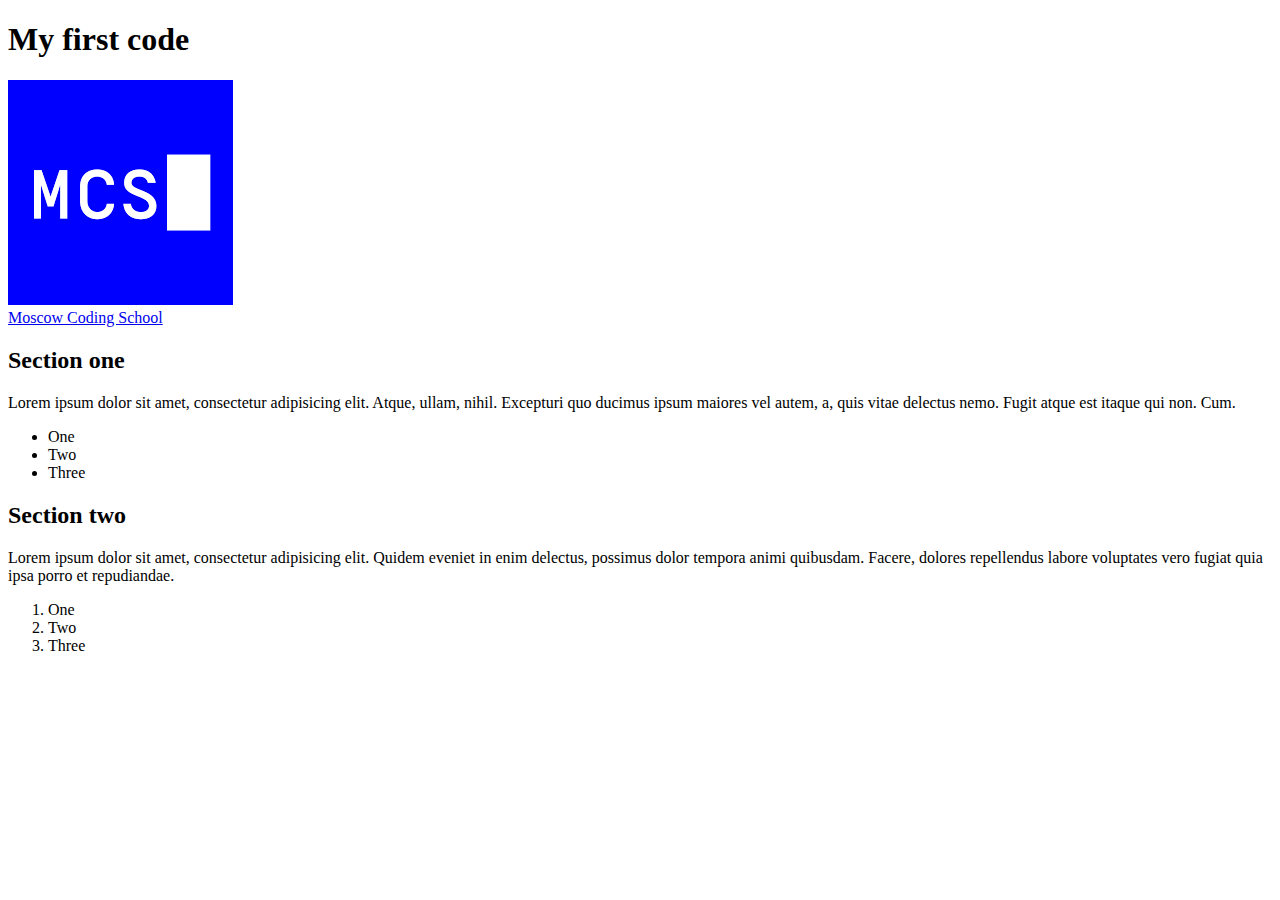
<file: 01_functional_tags/index.html>
<!DOCTYPE html>
<html lang="en">
<head>
		<title>Functional tags</title>
		<meta charset="utf-8">
		<meta description="Boilerplate code">
		<meta keywords="boilerplate, test">
</head>
<body>
	<div>
		<header>
			<h1>My first code</h1>
			<div>
				<img src="img/logo.png" alt="logo">
			</div>
			<nav>
				<a href="http://moscoding.ru" target="_blank">Moscow Coding School</a>
			</nav>
		</header>
		<main>
			<section>
				<h2>Section one</h2>
				<p>Lorem ipsum dolor sit amet, consectetur adipisicing elit. Atque, ullam, nihil. Excepturi quo ducimus ipsum maiores vel autem, a, quis vitae delectus nemo. Fugit atque est itaque qui non. Cum.</p>
				<ul>
					<li>One</li>
					<li>Two</li>
					<li>Three</li>
				</ul>
			</section>
			<section>
				<h2>Section two</h2>
				<p>Lorem ipsum dolor sit amet, consectetur adipisicing elit. Quidem eveniet in enim delectus, possimus dolor tempora animi quibusdam. Facere, dolores repellendus labore voluptates vero fugiat quia ipsa porro et repudiandae.</p>
				<ol>
					<li>One</li>
					<li>Two</li>
					<li>Three</li>
				</ol>
			</section>
		</main>
		<footer>
			<div></div>
		</footer>
	</div>

	
</body>
</html>
</file>
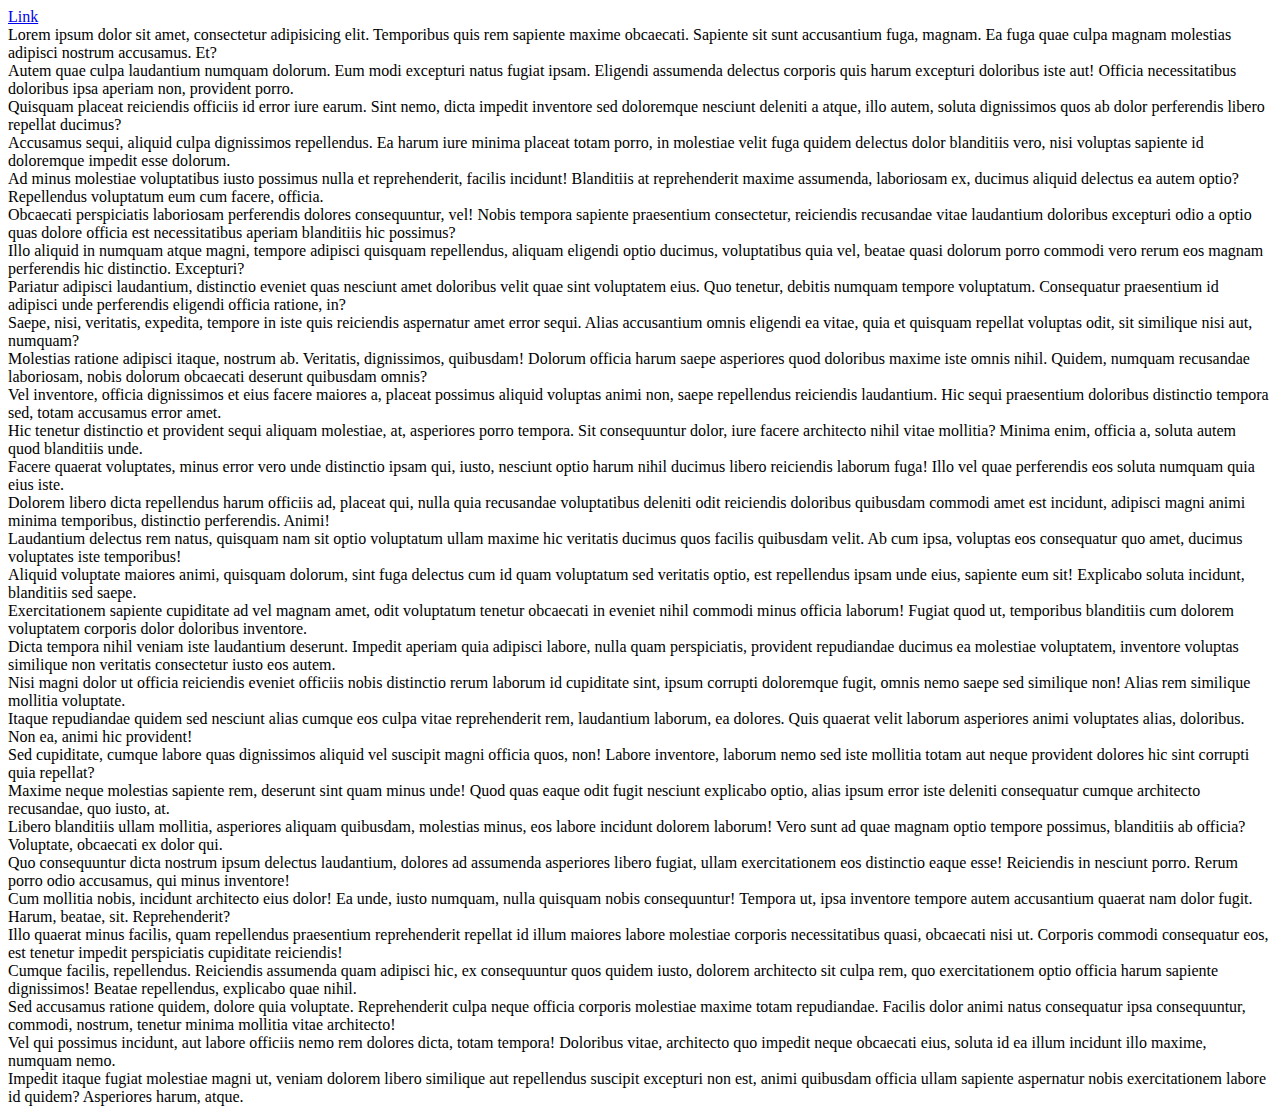
<file: 02_classes_ids/index.html>
<!DOCTYPE html>
<html lang="en">
<head>
		<title>Boilerplate</title>
		<meta charset="utf-8">
		<meta description="Boilerplate code">
		<meta keywords="boilerplate, test">
</head>
<body>
	<div>
		<a href="#linked">Link</a>
		<div class="red">Lorem ipsum dolor sit amet, consectetur adipisicing elit. Temporibus quis rem sapiente maxime obcaecati. Sapiente sit sunt accusantium fuga, magnam. Ea fuga quae culpa magnam molestias adipisci nostrum accusamus. Et?</div>
		<div>Autem quae culpa laudantium numquam dolorum. Eum modi excepturi natus fugiat ipsam. Eligendi assumenda delectus corporis quis harum excepturi doloribus iste aut! Officia necessitatibus doloribus ipsa aperiam non, provident porro.</div>
		<div class="red">Quisquam placeat reiciendis officiis id error iure earum. Sint nemo, dicta impedit inventore sed doloremque nesciunt deleniti a atque, illo autem, soluta dignissimos quos ab dolor perferendis libero repellat ducimus?</div>
		<div>Accusamus sequi, aliquid culpa dignissimos repellendus. Ea harum iure minima placeat totam porro, in molestiae velit fuga quidem delectus dolor blanditiis vero, nisi voluptas sapiente id doloremque impedit esse dolorum.</div>
		<div class="red">Ad minus molestiae voluptatibus iusto possimus nulla et reprehenderit, facilis incidunt! Blanditiis at reprehenderit maxime assumenda, laboriosam ex, ducimus aliquid delectus ea autem optio? Repellendus voluptatum eum cum facere, officia.</div>
		<div>Obcaecati perspiciatis laboriosam perferendis dolores consequuntur, vel! Nobis tempora sapiente praesentium consectetur, reiciendis recusandae vitae laudantium doloribus excepturi odio a optio quas dolore officia est necessitatibus aperiam blanditiis hic possimus?</div>
		<div class="red">Illo aliquid in numquam atque magni, tempore adipisci quisquam repellendus, aliquam eligendi optio ducimus, voluptatibus quia vel, beatae quasi dolorum porro commodi vero rerum eos magnam perferendis hic distinctio. Excepturi?</div>
		<div>Pariatur adipisci laudantium, distinctio eveniet quas nesciunt amet doloribus velit quae sint voluptatem eius. Quo tenetur, debitis numquam tempore voluptatum. Consequatur praesentium id adipisci unde perferendis eligendi officia ratione, in?</div>
		<div>Saepe, nisi, veritatis, expedita, tempore in iste quis reiciendis aspernatur amet error sequi. Alias accusantium omnis eligendi ea vitae, quia et quisquam repellat voluptas odit, sit similique nisi aut, numquam?</div>
		<div>Molestias ratione adipisci itaque, nostrum ab. Veritatis, dignissimos, quibusdam! Dolorum officia harum saepe asperiores quod doloribus maxime iste omnis nihil. Quidem, numquam recusandae laboriosam, nobis dolorum obcaecati deserunt quibusdam omnis?</div>
		<div>Vel inventore, officia dignissimos et eius facere maiores a, placeat possimus aliquid voluptas animi non, saepe repellendus reiciendis laudantium. Hic sequi praesentium doloribus distinctio tempora sed, totam accusamus error amet.</div>
		<div>Hic tenetur distinctio et provident sequi aliquam molestiae, at, asperiores porro tempora. Sit consequuntur dolor, iure facere architecto nihil vitae mollitia? Minima enim, officia a, soluta autem quod blanditiis unde.</div>
		<div>Facere quaerat voluptates, minus error vero unde distinctio ipsam qui, iusto, nesciunt optio harum nihil ducimus libero reiciendis laborum fuga! Illo vel quae perferendis eos soluta numquam quia eius iste.</div>
		<div>Dolorem libero dicta repellendus harum officiis ad, placeat qui, nulla quia recusandae voluptatibus deleniti odit reiciendis doloribus quibusdam commodi amet est incidunt, adipisci magni animi minima temporibus, distinctio perferendis. Animi!</div>
		<div>Laudantium delectus rem natus, quisquam nam sit optio voluptatum ullam maxime hic veritatis ducimus quos facilis quibusdam velit. Ab cum ipsa, voluptas eos consequatur quo amet, ducimus voluptates iste temporibus!</div>
		<div>Aliquid voluptate maiores animi, quisquam dolorum, sint fuga delectus cum id quam voluptatum sed veritatis optio, est repellendus ipsam unde eius, sapiente eum sit! Explicabo soluta incidunt, blanditiis sed saepe.</div>
		<div>Exercitationem sapiente cupiditate ad vel magnam amet, odit voluptatum tenetur obcaecati in eveniet nihil commodi minus officia laborum! Fugiat quod ut, temporibus blanditiis cum dolorem voluptatem corporis dolor doloribus inventore.</div>
		<div>Dicta tempora nihil veniam iste laudantium deserunt. Impedit aperiam quia adipisci labore, nulla quam perspiciatis, provident repudiandae ducimus ea molestiae voluptatem, inventore voluptas similique non veritatis consectetur iusto eos autem.</div>
		<div>Nisi magni dolor ut officia reiciendis eveniet officiis nobis distinctio rerum laborum id cupiditate sint, ipsum corrupti doloremque fugit, omnis nemo saepe sed similique non! Alias rem similique mollitia voluptate.</div>
		<div>Itaque repudiandae quidem sed nesciunt alias cumque eos culpa vitae reprehenderit rem, laudantium laborum, ea dolores. Quis quaerat velit laborum asperiores animi voluptates alias, doloribus. Non ea, animi hic provident!</div>
		<div>Sed cupiditate, cumque labore quas dignissimos aliquid vel suscipit magni officia quos, non! Labore inventore, laborum nemo sed iste mollitia totam aut neque provident dolores hic sint corrupti quia repellat?</div>
		<div>Maxime neque molestias sapiente rem, deserunt sint quam minus unde! Quod quas eaque odit fugit nesciunt explicabo optio, alias ipsum error iste deleniti consequatur cumque architecto recusandae, quo iusto, at.</div>
		<div>Libero blanditiis ullam mollitia, asperiores aliquam quibusdam, molestias minus, eos labore incidunt dolorem laborum! Vero sunt ad quae magnam optio tempore possimus, blanditiis ab officia? Voluptate, obcaecati ex dolor qui.</div>
		<div>Quo consequuntur dicta nostrum ipsum delectus laudantium, dolores ad assumenda asperiores libero fugiat, ullam exercitationem eos distinctio eaque esse! Reiciendis in nesciunt porro. Rerum porro odio accusamus, qui minus inventore!</div>
		<div>Cum mollitia nobis, incidunt architecto eius dolor! Ea unde, iusto numquam, nulla quisquam nobis consequuntur! Tempora ut, ipsa inventore tempore autem accusantium quaerat nam dolor fugit. Harum, beatae, sit. Reprehenderit?</div>
		<div id="linked">Illo quaerat minus facilis, quam repellendus praesentium reprehenderit repellat id illum maiores labore molestiae corporis necessitatibus quasi, obcaecati nisi ut. Corporis commodi consequatur eos, est tenetur impedit perspiciatis cupiditate reiciendis!</div>
		<div>Cumque facilis, repellendus. Reiciendis assumenda quam adipisci hic, ex consequuntur quos quidem iusto, dolorem architecto sit culpa rem, quo exercitationem optio officia harum sapiente dignissimos! Beatae repellendus, explicabo quae nihil.</div>
		<div>Sed accusamus ratione quidem, dolore quia voluptate. Reprehenderit culpa neque officia corporis molestiae maxime totam repudiandae. Facilis dolor animi natus consequatur ipsa consequuntur, commodi, nostrum, tenetur minima mollitia vitae architecto!</div>
		<div>Vel qui possimus incidunt, aut labore officiis nemo rem dolores dicta, totam tempora! Doloribus vitae, architecto quo impedit neque obcaecati eius, soluta id ea illum incidunt illo maxime, numquam nemo.</div>
		<div>Impedit itaque fugiat molestiae magni ut, veniam dolorem libero similique aut repellendus suscipit excepturi non est, animi quibusdam officia ullam sapiente aspernatur nobis exercitationem labore id quidem? Asperiores harum, atque.</div>

	</div>

	
</body>
</html>
</file>
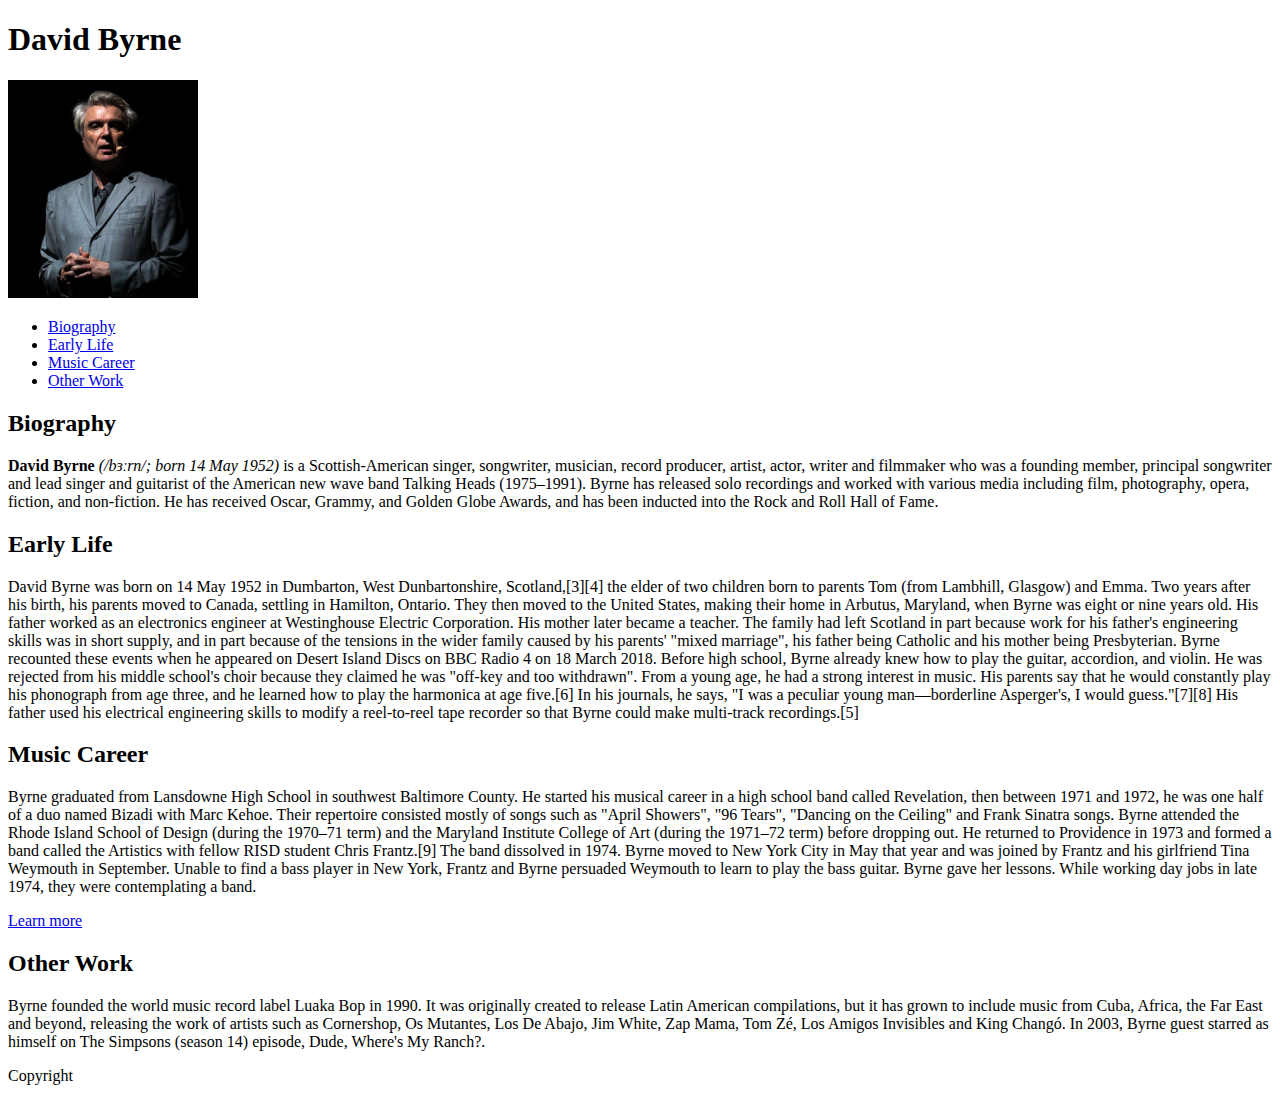
<file: _01_test/index.html>
<!DOCTYPE html>
<html lang="en">
<head>
		<title>David Byrne</title>
		<meta charset="utf-8">
		<meta description="David Byrne profile">
		<meta keywords="David, Byrne, profile">
</head>
<body>
	<div class="page">
		<header class="header">
			<div class="header-container">
				<h1>David Byrne</h1>
			</div>
		</header>
		<main class="content">
			<div class="content-container">
			<section class="image">
				<div class="image-container">
					<img src="img/byrne.jpg" alt="David Byrne" width="15%">
				</div>
			</section>
			<nav class="menu">
				<ul class="menu-container">
					<li><a href="#bio">Biography</a></li>
					<li><a href="#earlylife">Early Life</a></li>
					<li><a href="#music">Music Career</a></li>
					<li><a href="#other">Other Work</a></li>
				</ul>
			</nav>
			<section class="biography" id="bio">
				<section class="content-container">
					<h2 class="section-header">Biography</h2>
					<p class="section-text"><b>David Byrne</b> <i>(/bɜːrn/; born 14 May 1952)</i> is a Scottish-American singer, songwriter, musician, record producer, artist, actor, writer and filmmaker who was a founding member, principal songwriter and lead singer and guitarist of the American new wave band Talking Heads (1975–1991). Byrne has released solo recordings and worked with various media including film, photography, opera, fiction, and non-fiction. He has received Oscar, Grammy, and Golden Globe Awards, and has been inducted into the Rock and Roll Hall of Fame.</p>
				</section>
			</section>
			<section class="early-life" id="earlylife">
				<section class="content-container">
					<h2 class="section-header">Early Life</h2>
					<p class="section-text">David Byrne was born on 14 May 1952 in Dumbarton, West Dunbartonshire, Scotland,[3][4] the elder of two children born to parents Tom (from Lambhill, Glasgow) and Emma. Two years after his birth, his parents moved to Canada, settling in Hamilton, Ontario. They then moved to the United States, making their home in Arbutus, Maryland, when Byrne was eight or nine years old. His father worked as an electronics engineer at Westinghouse Electric Corporation. His mother later became a teacher. The family had left Scotland in part because work for his father's engineering skills was in short supply, and in part because of the tensions in the wider family caused by his parents' "mixed marriage", his father being Catholic and his mother being Presbyterian. Byrne recounted these events when he appeared on Desert Island Discs on BBC Radio 4 on 18 March 2018. Before high school, Byrne already knew how to play the guitar, accordion, and violin. He was rejected from his middle school's choir because they claimed he was "off-key and too withdrawn". From a young age, he had a strong interest in music. His parents say that he would constantly play his phonograph from age three, and he learned how to play the harmonica at age five.[6] In his journals, he says, "I was a peculiar young man—borderline Asperger's, I would guess."[7][8] His father used his electrical engineering skills to modify a reel-to-reel tape recorder so that Byrne could make multi-track recordings.[5]</p>
				</section>
			</section>
			<section class="music-career" id="music">
				<section class="content-container">
					<h2 class="section-header">Music Career</h2>
					<p class="section-text">Byrne graduated from Lansdowne High School in southwest Baltimore County. He started his musical career in a high school band called Revelation, then between 1971 and 1972, he was one half of a duo named Bizadi with Marc Kehoe. Their repertoire consisted mostly of songs such as "April Showers", "96 Tears", "Dancing on the Ceiling" and Frank Sinatra songs. Byrne attended the Rhode Island School of Design (during the 1970–71 term) and the Maryland Institute College of Art (during the 1971–72 term) before dropping out. He returned to Providence in 1973 and formed a band called the Artistics with fellow RISD student Chris Frantz.[9] The band dissolved in 1974. Byrne moved to New York City in May that year and was joined by Frantz and his girlfriend Tina Weymouth in September. Unable to find a bass player in New York, Frantz and Byrne persuaded Weymouth to learn to play the bass guitar. Byrne gave her lessons. While working day jobs in late 1974, they were contemplating a band.</p>
					<a href="https://en.wikipedia.org/wiki/David_Byrne" target="_blank">Learn more</a>
				</section>
			</section>
			<section class="other-work" id="other">
				<section class="content-container">
					<h2 class="section-header">Other Work</h2>
					<p class="section-text">Byrne founded the world music record label Luaka Bop in 1990. It was originally created to release Latin American compilations, but it has grown to include music from Cuba, Africa, the Far East and beyond, releasing the work of artists such as Cornershop, Os Mutantes, Los De Abajo, Jim White, Zap Mama, Tom Zé, Los Amigos Invisibles and King Changó. In 2003, Byrne guest starred as himself on The Simpsons (season 14) episode, Dude, Where's My Ranch?.</p>
				</section>
			</section>
			</div>
		</main>
		<footer class="footer">
			<div class="footer-container">
				<p class="copyright">Copyright</p>
			</div>
		</footer>

	</div>	
</body>
</html>
</file>
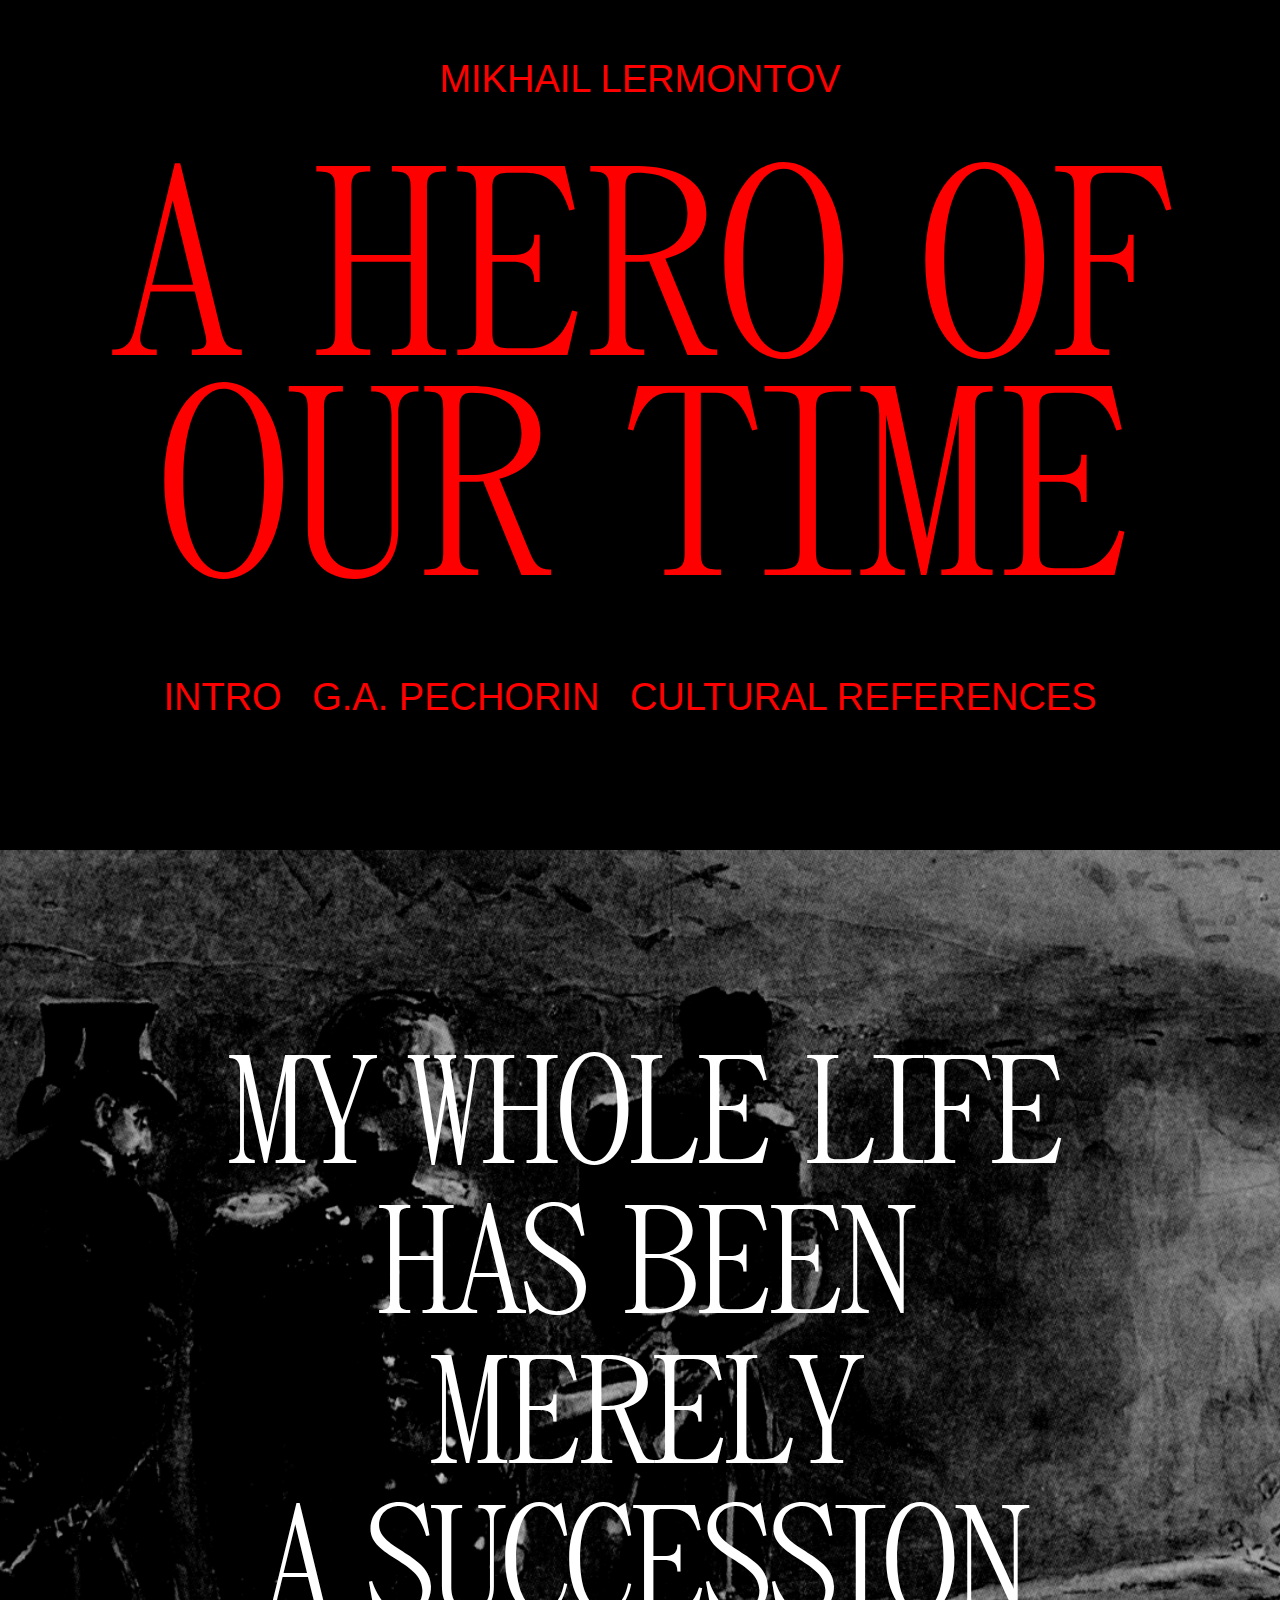
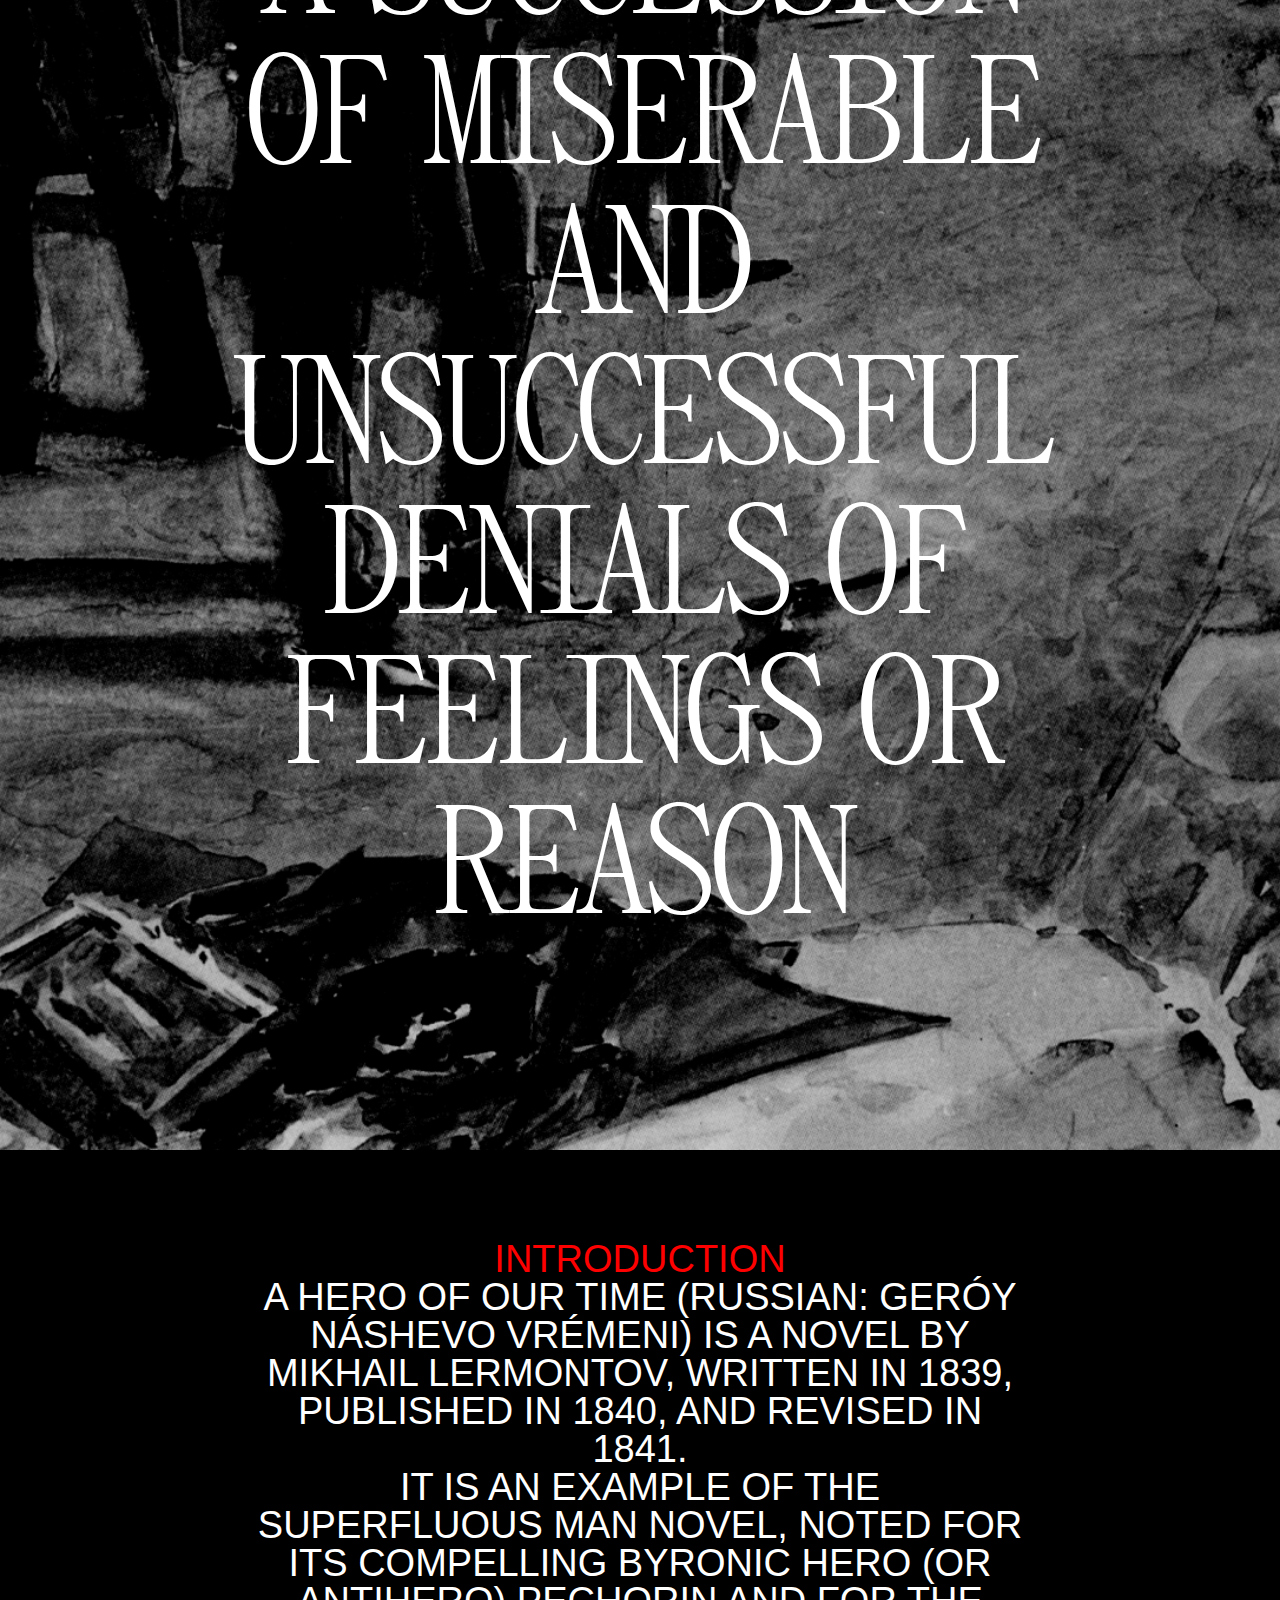
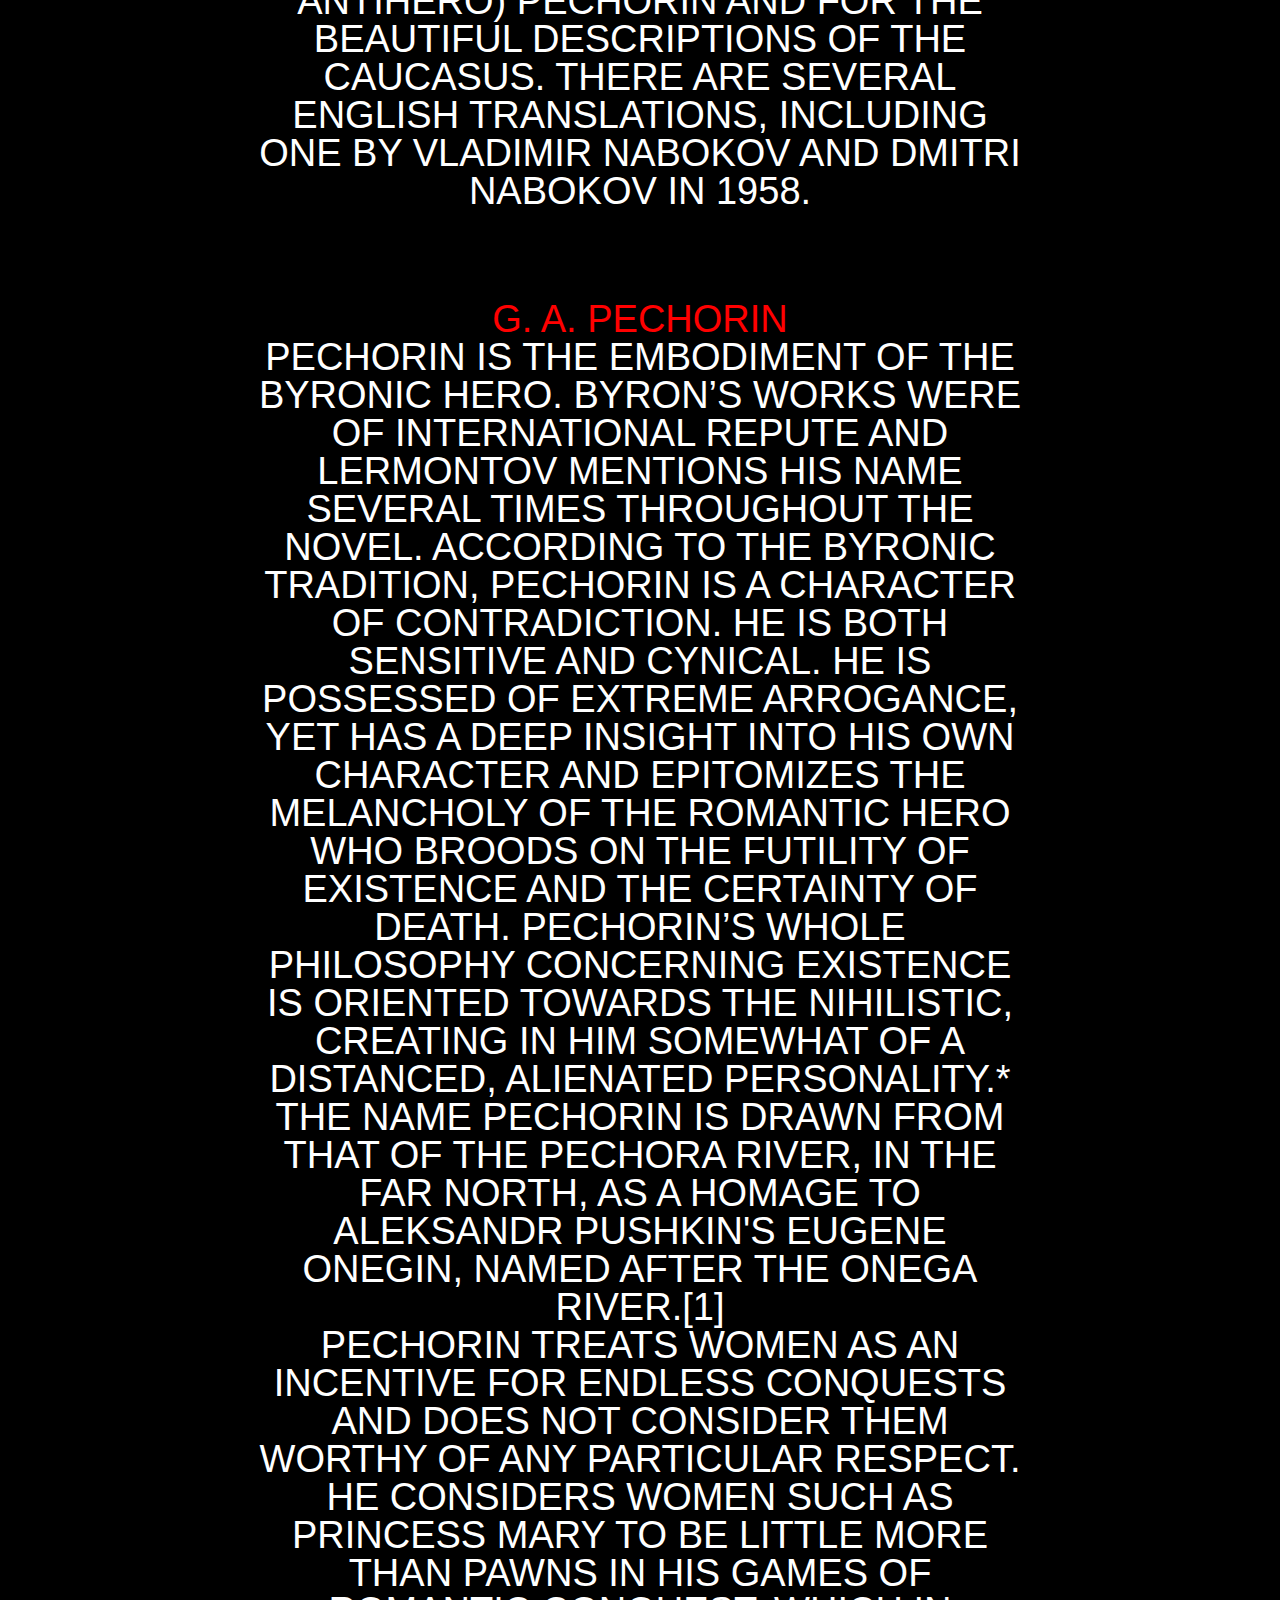
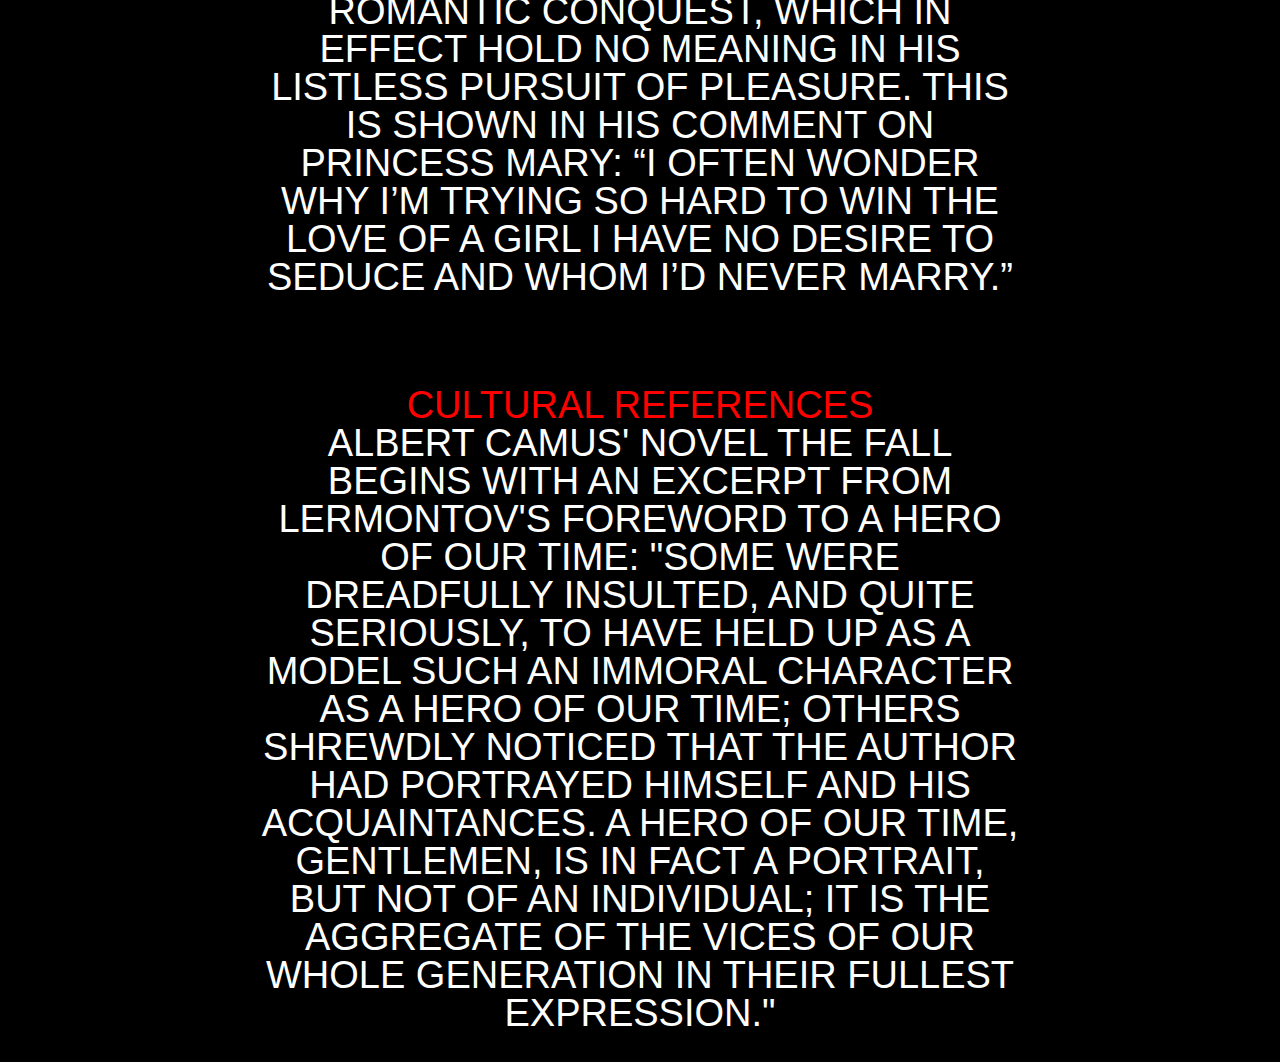
<file: _02_test/index.html>
<!DOCTYPE html>
<html lang="en">
<head>
		<title>A Hero of Our Time</title>
		<meta charset="utf-8">
		<meta description="Boilerplate code">
		<meta keywords="boilerplate, test">
		<link rel="stylesheet" href="css/style.css">
</head>
<body>
	<div>
		<header class="header">
			<div class="heading-block">
				<p class="tagline">Mikhail Lermontov</p>
				<h1 class="heading">A Hero of Our Time</h1>
			</div>
			<nav class="header">
				<ul class="menu">
					<li><a href="#intro">Intro</a></li>
					<li><a href="#pechorin">G.A. Pechorin</a></li>
					<li><a href="#cultural">Cultural References</a></li>
				</ul>
			</nav>
		</header>
		<main>
			<section class="quote">
				<div class="quote-image">
					<p class="quote-text">My whole life <br>has been merely <br>a succession of miserable <br>and unsuccessful denials of feelings or reason</p>
				</div>
			</section>
			<section class="paragraph-block"	id="intro">
				<h2 class="heading2">Introduction</h1>
				<p class="paragraph">A Hero of Our Time (Russian: Geróy náshevo vrémeni) is a novel by Mikhail Lermontov, written in 1839, published in 1840, and revised in 1841.<br>
				It is an example of the superfluous man novel, noted for its compelling Byronic hero (or antihero) Pechorin and for the beautiful descriptions of the Caucasus. There are several English translations, including one by Vladimir Nabokov and Dmitri Nabokov in 1958.</p>
			</section>
			<section class="paragraph-block" id="pechorin">
				<h2 class="heading2">G. A. Pechorin</h1>
				<p class="paragraph">Pechorin is the embodiment of the Byronic hero. Byron’s works were of international repute and Lermontov mentions his name several times throughout the novel. According to the Byronic tradition, Pechorin is a character of contradiction. He is both sensitive and cynical. He is possessed of extreme arrogance, yet has a deep insight into his own character and epitomizes the melancholy of the romantic hero who broods on the futility of existence and the certainty of death. Pechorin’s whole philosophy concerning existence is oriented towards the nihilistic, creating in him somewhat of a distanced, alienated personality.* The name Pechorin is drawn from that of the Pechora River, in the far north, as a homage to Aleksandr Pushkin's Eugene Onegin, named after the Onega River.[1]
				<br>
				Pechorin treats women as an incentive for endless conquests and does not consider them worthy of any particular respect. He considers women such as Princess Mary to be little more than pawns in his games of romantic conquest, which in effect hold no meaning in his listless pursuit of pleasure. This is shown in his comment on Princess Mary: “I often wonder why I’m trying so hard to win the love of a girl I have no desire to seduce and whom I’d never marry.”</p>
			</section>
			<section class="paragraph-block" id="cultural">
				<h2 class="heading2">Cultural References</h1>
				<p class="paragraph">Albert Camus' novel The Fall begins with an excerpt from Lermontov's foreword to A Hero of Our Time: "Some were dreadfully insulted, and quite seriously, to have held up as a model such an immoral character as A Hero of Our Time; others shrewdly noticed that the author had portrayed himself and his acquaintances. A Hero of Our Time, gentlemen, is in fact a portrait, but not of an individual; it is the aggregate of the vices of our whole generation in their fullest expression."
				</p>
			</section>
		</main>
		<footer>
			<div></div>
		</footer>
	</div>
</body>
</html>
</file>
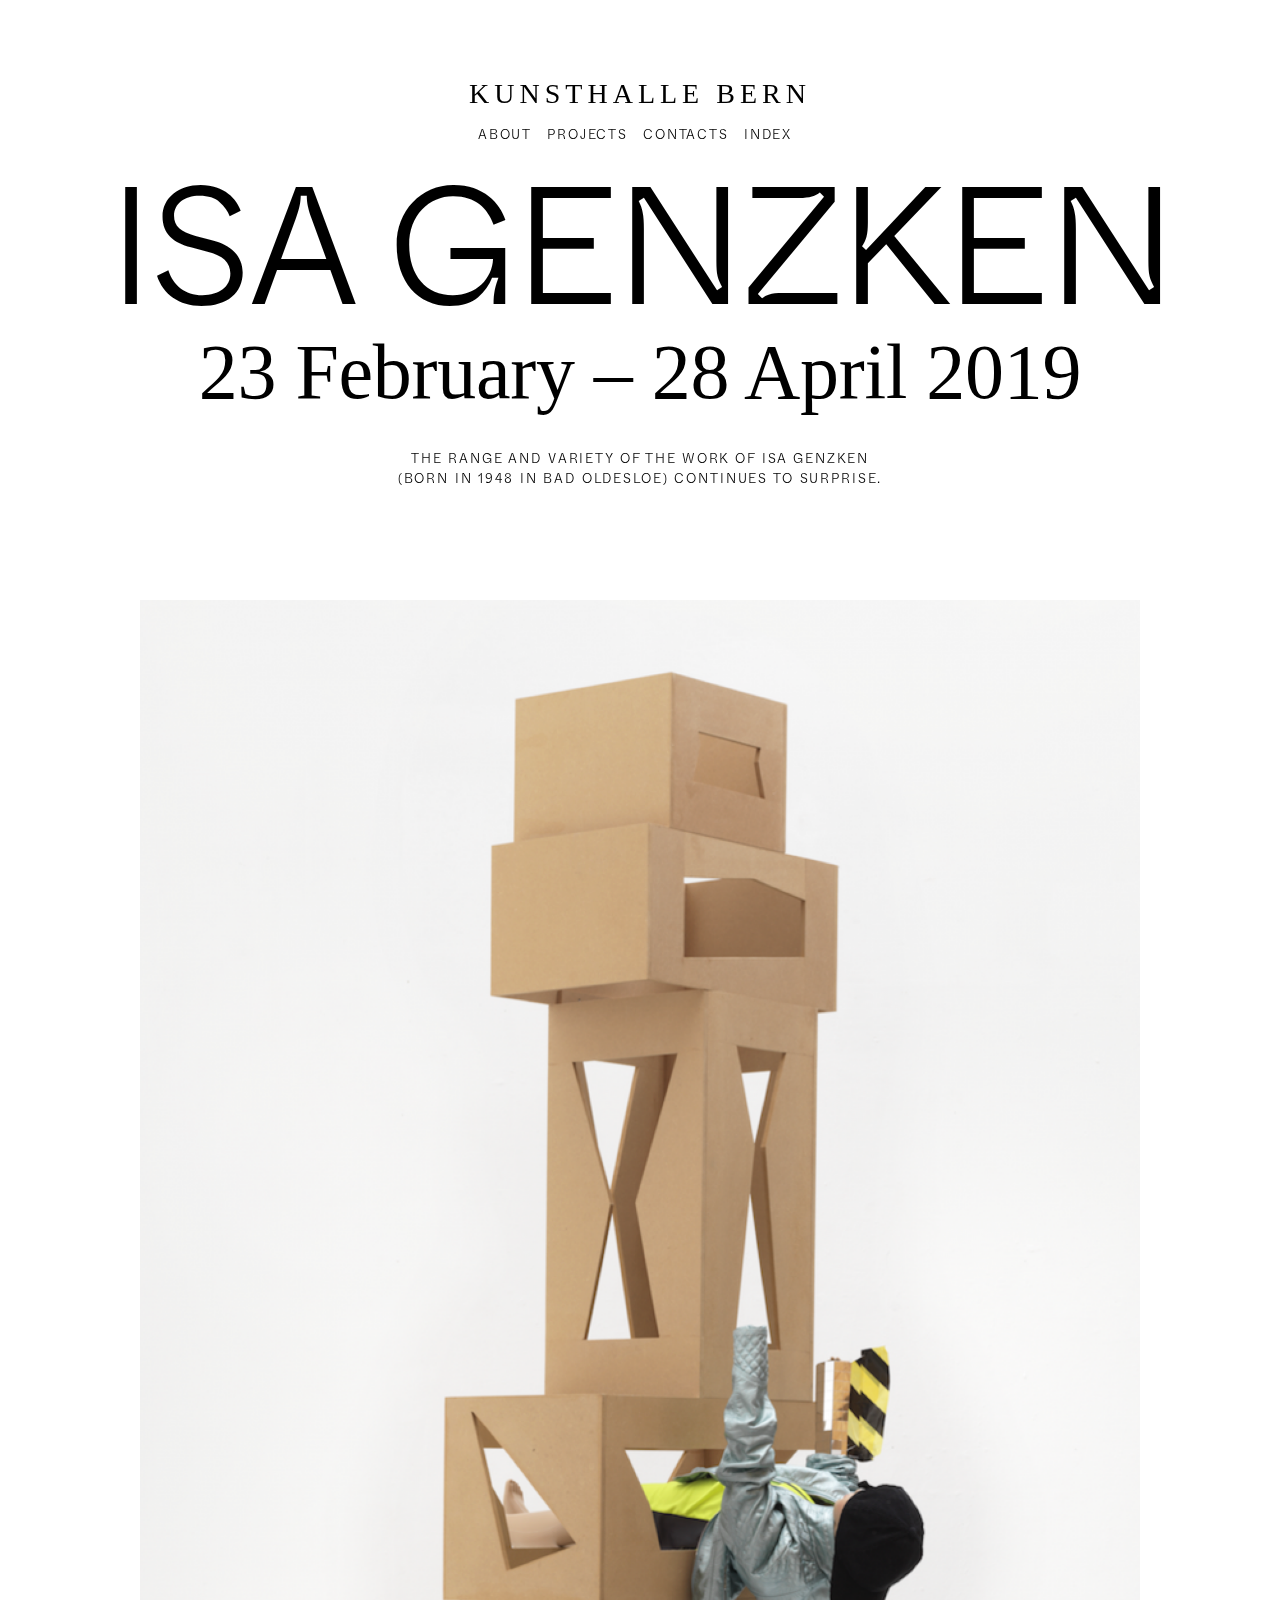
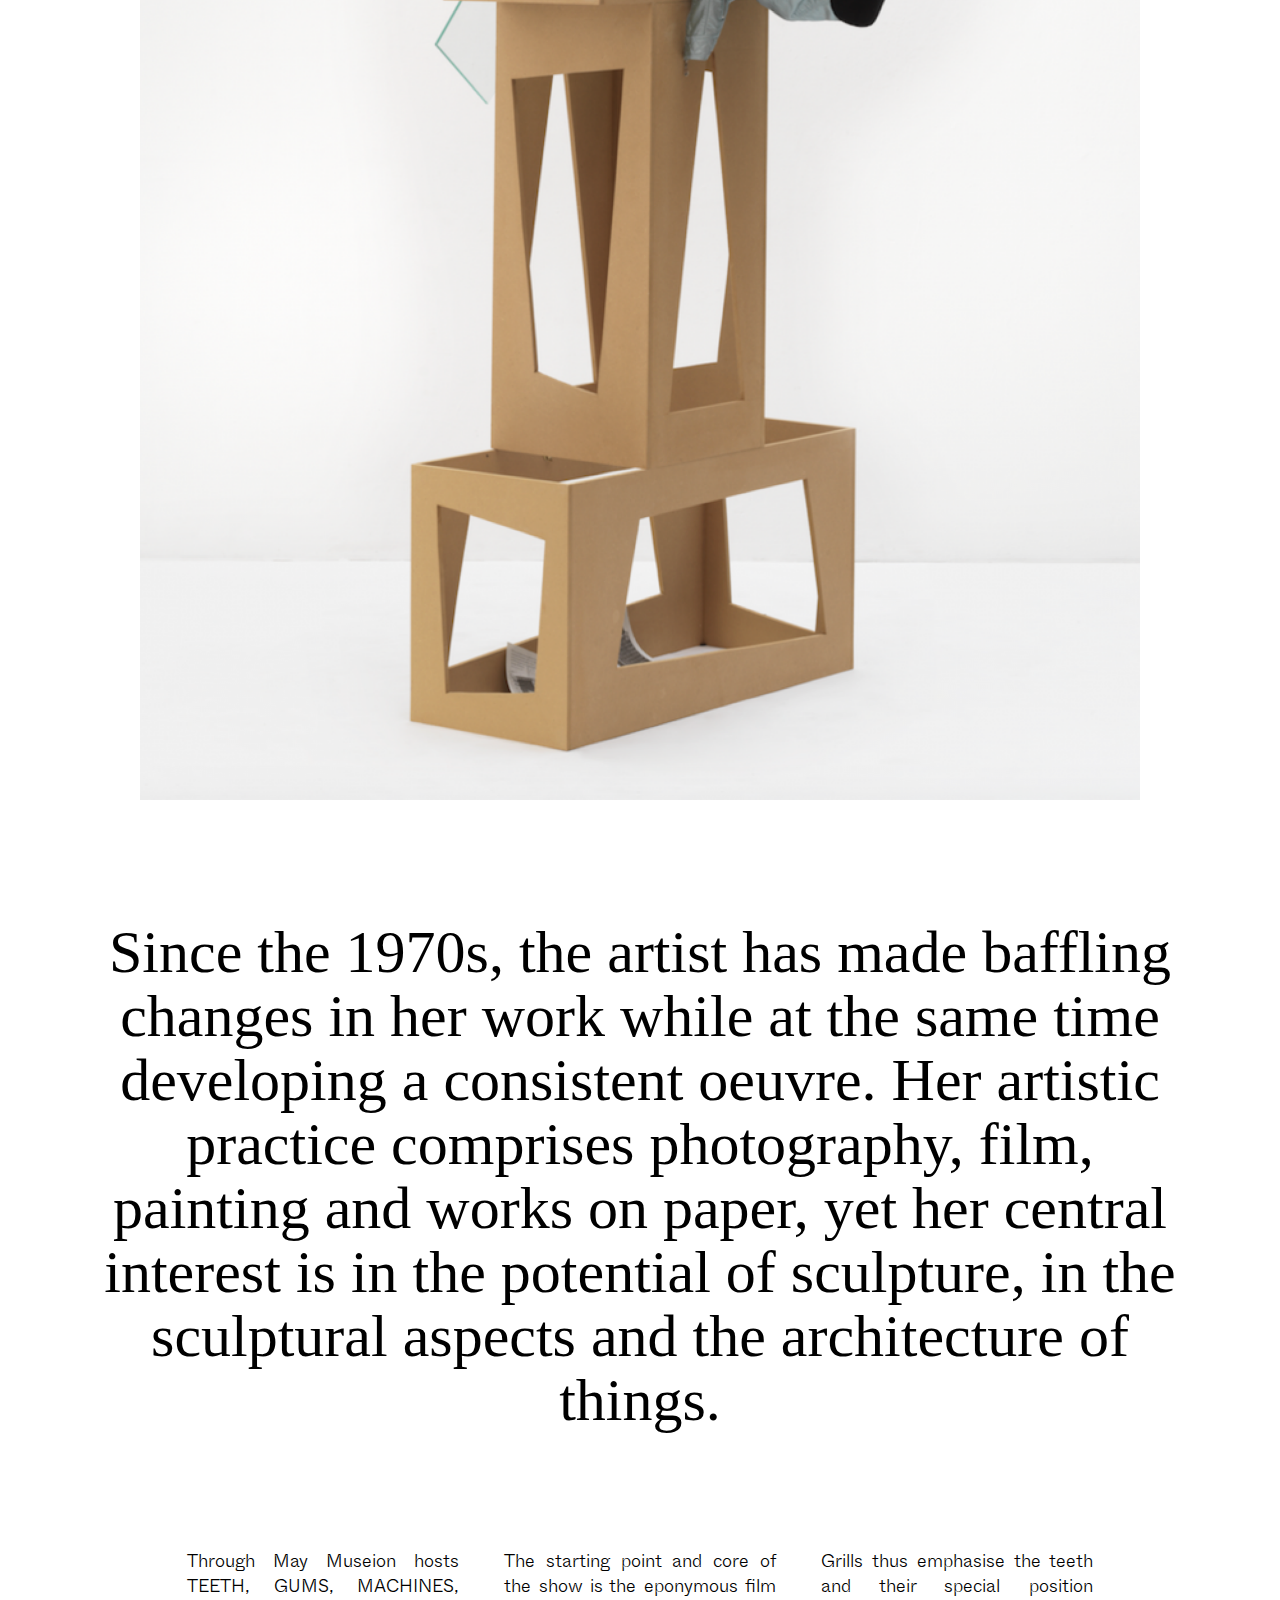
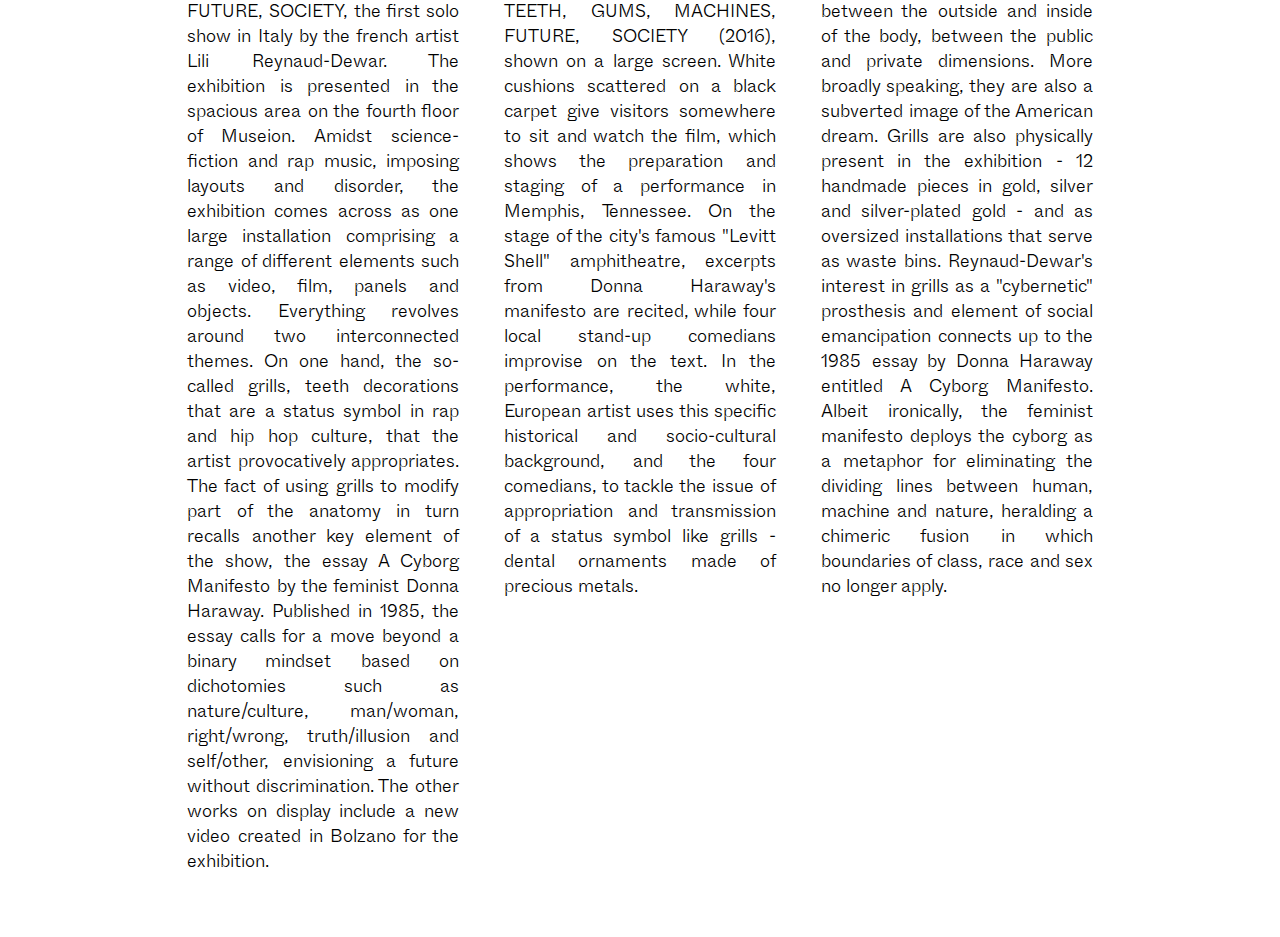
<file: _05_test/index.html>
<!DOCTYPE html>
<html lang="en">
<head>
		<title>Boilerplate</title>
		<meta charset="utf-8">
		<meta description="Boilerplate code">
		<meta keywords="boilerplate, test">
		<link rel="stylesheet" href="css/style.css">
</head>
<body>
	<div>
		<section class="header">
			<div class="header-logo">
				<div class="header-logo-container">Kunsthalle Bern</div>
			</div>
			<nav class="header-menu">
				<a href="#" class="header-menu-link">About</a>
				<a href="#" class="header-menu-link">Projects</a>
				<a href="#" class="header-menu-link">Contacts</a>
				<a href="#" class="header-menu-link">Index</a>
			</nav>
			<div class="header-hero">
				<div class="header-hero-heading">
					<div class="hero-heading-name">Isa Genzken</div>
					<div class="hero-heading-date">23 February – 28 April 2019</div>
					<p class="hero-heading-caption">The range and variety of the work of Isa Genzken (born in 1948 in Bad Oldesloe) continues to surprise.</p>
			</div>
		</section>
		
		<section class="hero-image">
				<div class="hero-image-container"></div>
		</section>

		<section class="content">
			<div class="content-subheading">
					<p class="content-subheading-container">Since the 1970s, the artist has made baffling changes in her work while at the same time developing a consistent oeuvre. Her artistic practice comprises photography, film, painting and works on paper, yet her central interest is in the potential of sculpture, in the sculptural aspects and the architecture of things.</p>
			</div>
			<div class="content-columns">
				<div class="content-column-1">Through May Museion hosts TEETH, GUMS, MACHINES, FUTURE, SOCIETY, the first solo show in Italy by the french artist Lili Reynaud-Dewar.
				The exhibition is presented in the spacious area on the fourth floor of Museion. Amidst science-fiction and rap music, imposing layouts and disorder, the exhibition comes across as one large installation comprising a range of different elements such as video, film, panels and objects. Everything revolves around two interconnected themes. On one hand, the so-called grills, teeth decorations that are a status symbol in rap and hip hop culture, that the artist provocatively appropriates. The fact of using grills to modify part of the anatomy in turn recalls another key element of the show, the essay A Cyborg Manifesto by the feminist Donna Haraway. Published in 1985, the essay calls for a move beyond a binary mindset based on dichotomies such as nature/culture, man/woman, right/wrong, truth/illusion and self/other, envisioning a future without discrimination. The other works on display include a new video created in Bolzano for the exhibition.</div>
				<div class="content-column-2">The starting point and core of the show is the eponymous film TEETH, GUMS, MACHINES, FUTURE, SOCIETY (2016), shown on a large screen. White cushions scattered on a black carpet give visitors somewhere to sit and watch the film, which shows the preparation and staging of a performance in Memphis, Tennessee.
				On the stage of the city's famous "Levitt Shell" amphitheatre, excerpts from Donna Haraway's manifesto are recited, while four local stand-up comedians improvise on the text. In the performance, the white, European artist uses this specific historical and socio-cultural background, and the four comedians, to tackle the issue of appropriation and transmission of a status symbol like grills - dental ornaments made of precious metals.</div>
				<div class="content-column-3">Grills thus emphasise the teeth and their special position between the outside and inside of the body, between the public and private dimensions. More broadly speaking, they are also a subverted image of the American dream. Grills are also physically present in the exhibition - 12 handmade pieces in gold, silver and silver-plated gold - and as oversized installations that serve as waste bins.
				Reynaud-Dewar's interest in grills as a "cybernetic" prosthesis and element of social emancipation connects up to the 1985 essay by Donna Haraway entitled A Cyborg Manifesto. Albeit ironically, the feminist manifesto deploys the cyborg as a metaphor for eliminating the dividing lines between human, machine and nature, heralding a chimeric fusion in which boundaries of class, race and sex no longer apply. </div>
			</div>
			


		</section>

	</div>
</body>
</html>
</file>
<file: _02_test/css/style.css>
@import url(reset.css);

@font-face {
	font-family: 'Favorit';
	src: url(../fonts/favorit.otf);
	font-weight: lighter;
	font-family: 'Panama';
	src: url(../fonts/panama.otf);
	font-weight: lighter;
}

body {
	background: #000000;
	color: white;
	text-align: center;
	font-family: 'Favorit', 'Helvetica', sans-serif;
	font-size: 38px;
	font-weight: lighter;
	text-transform: uppercase;
} 

a {
	color: red;
	text-decoration: none;
}

li {
	display: inline;
	margin-right: 20px;s
}

section {
	margin-bottom: 30px;
	margin-top: 30px;
}

.header	{
	color: red;
	height: 700px;
	padding: 60px;
}

.heading {
	font-family: 'Panama', serif;
	font-size: 270px;
	font-weight: lighter;
	line-height: 220px;
	margin-top: 80px;
	letter-spacing: -10px;
}


.quote-image {
	background-image: url(../img/hero-2.png);
	background-position: center;
	background-size: cover;
	padding: 200px;
}

.quote-text {
	font-family: 'Panama', serif;
	font-size: 155px;
	font-weight: lighter;
	line-height: 150px;
	letter-spacing: -10px;
	color: white;
}

section.paragraph-block {
	text-align: center;
	padding-left: 20%;
	padding-right: 20%;
	padding-top: 60px;
}

section h2 {
	color:red;
}
</file>
<file: _05_test/css/style.css>
@import url(reset.css);

@font-face {
	src: url(../fonts/century.otf);
	font-family: 'Century';
	font-weight: normal;
	src: url(../fonts/whyte-book.otf);
	font-family: 'Whyte';
	font-weight: normal;
	src: url(../fonts/whyte-inktrap.otf);
	font-family: 'Whyte';
	font-weight: lighter;
}	

body {
	font-family: 'Whyte', 'Helvetica', sans-serif;
	font-weight: lighter;
	text-align: center;
	font-size: 18px;

}

section {
	width: 100%;
}

div {
	margin: 20px auto;
}

a {
	text-decoration: none;
	color: black;
	font-size: 13px;
	letter-spacing: 1.86px;
	text-transform: uppercase;
	margin-right: 10px;
}


/*conctrete styles*/

.header {
	position: fixed;
	margin: auto;
	width: 100%;
	top: 60px;
}

.header-logo-container {
	font-family: 'Century', 'Times', serif;
	font-weight: normal;
	font-size: 28px;
	letter-spacing: 5.01px;
	text-transform: uppercase; 
}

.hero-heading-name {
	font-weight: lighter;
	font-size: 167px;
	letter-spacing: -4.62px;
	text-transform: uppercase; 
	margin-bottom: 0px;
	margin-top: 50px;
}

.hero-heading-date {
	font-family: 'Century', 'Times', serif;
	font-weight: normal;
	font-size: 78px;
	color: #000000;
	letter-spacing: -0.3px;
	margin-top: -30px;
}

.hero-heading-caption {
	font-size: 13px;
	letter-spacing: 1.86px;
	line-height: 20px;
	text-transform: uppercase;
	width: 40vw;
	margin: 40px auto;
}


.hero-image-container {
	background-image: url(../img/img2.png);
	background-position: center;
	background-size: cover;
	padding: 200px;
	width: 600px;
	height: 1400px;
	margin-top: 600px;
	margin-bottom: 0px;
}

.content-subheading {
	padding: 80px;
	background-color: white;
	position: relative;
	margin-top: 0px;
	margin-bottom: 0px;
}

.content-subheading-container {
	font-family: 'Century', 'Times', serif;
	font-size: 60px;
	letter-spacing: 0;
	line-height: 64px;
	width: 1088px;
	margin: auto;
	padding-top: 40px;
}

.content-columns {
	width: 1088px;
	padding: 0px;
	background-color: white;
	position: relative;
	margin: auto;
	margin-top: 0px;

}

div.content-columns div {
	width: 25%;
	display: inline-block;
	vertical-align: top;
	text-align: justify;
	font-size: 18px;
	line-height: 25px;
	letter-spacing: 0;
	padding: 20px;
}
</file>
